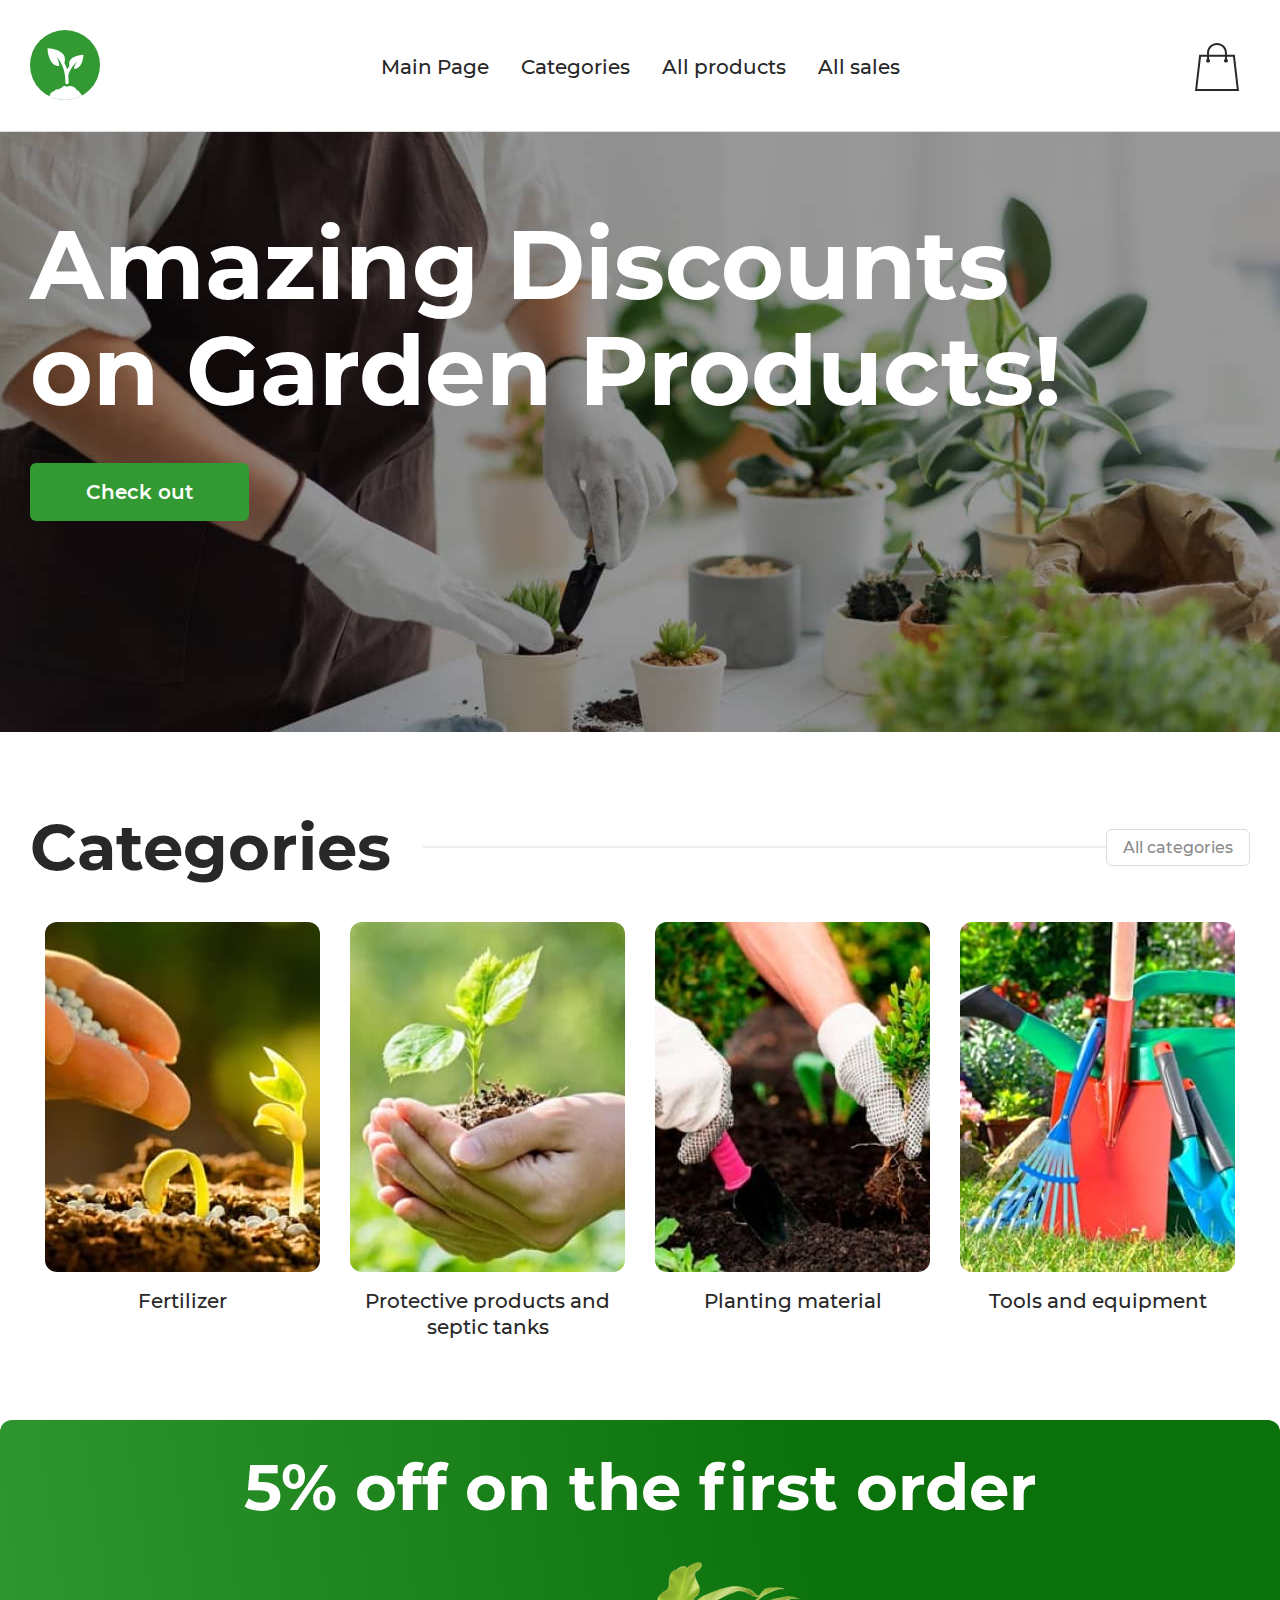
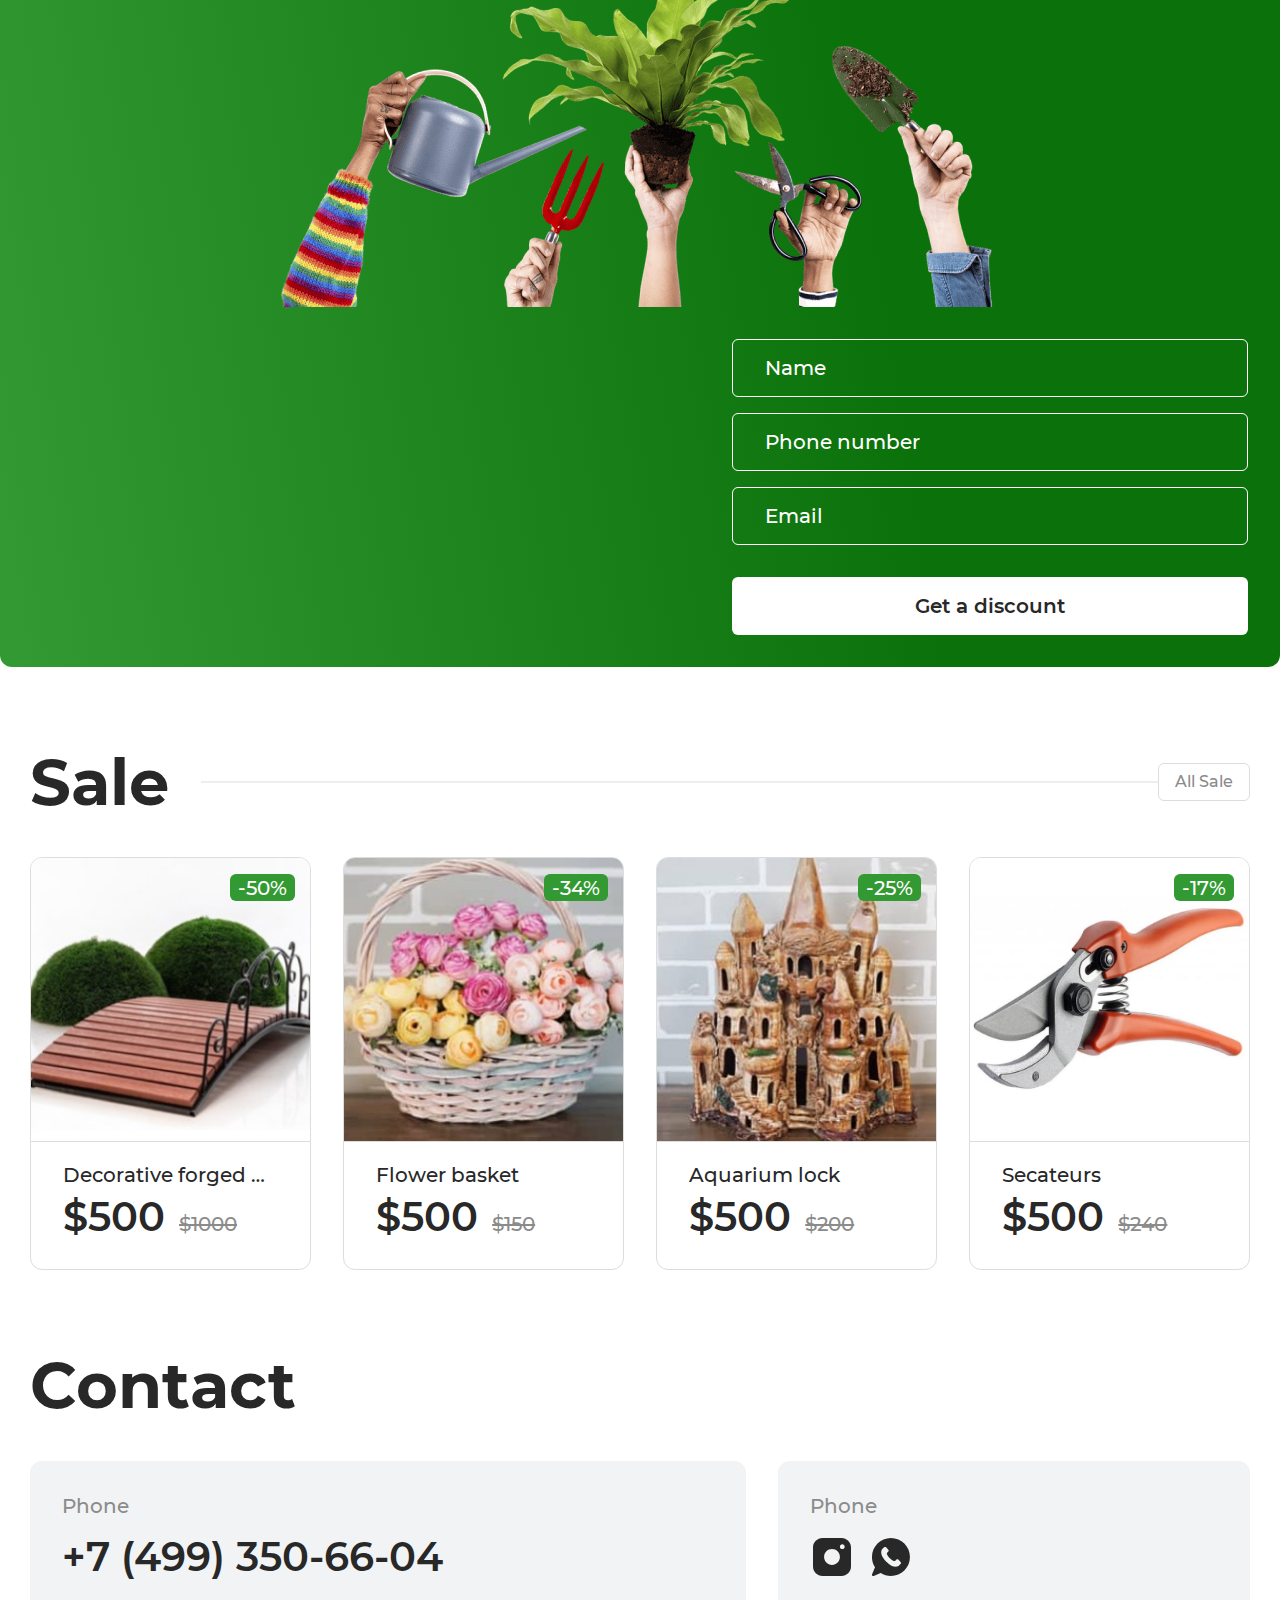
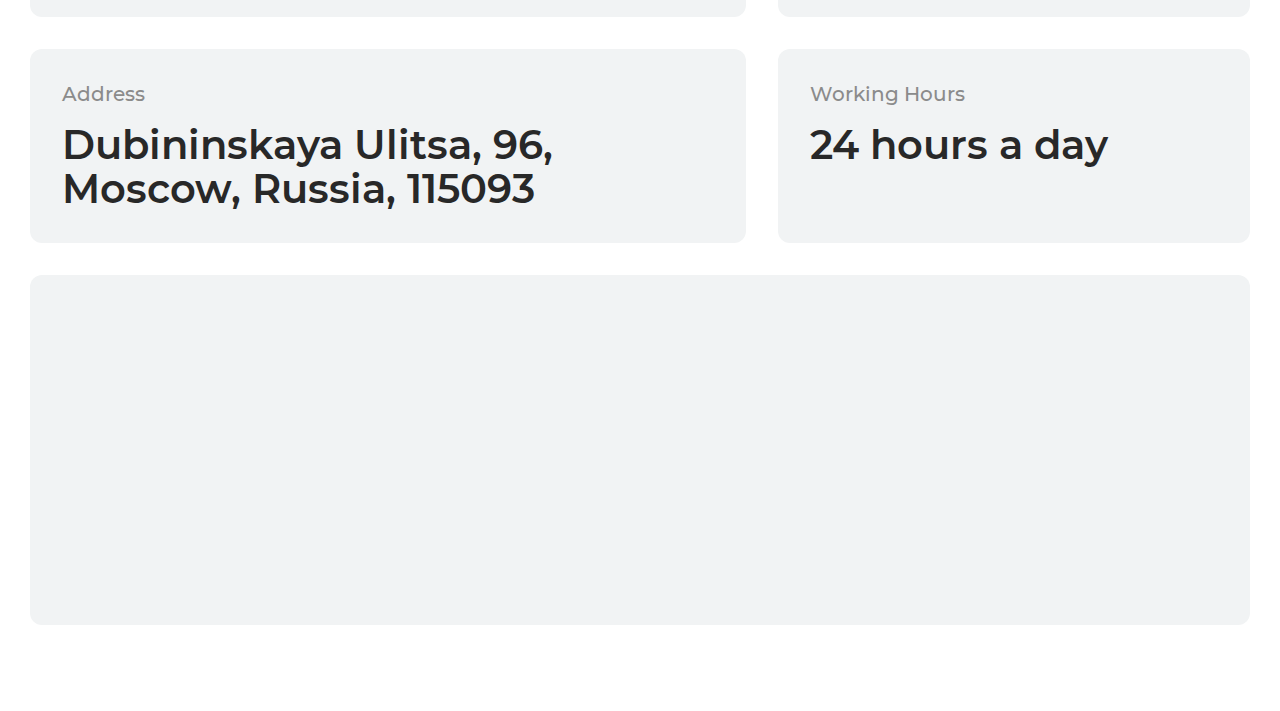
<file: index.html>
<!DOCTYPE html>
<html lang="ru">

<head>
    <meta charset="UTF-8">
    <meta name="viewport" content="1430">
    <title>Amazing Discounts on Garden Products!</title>
    <meta name="theme-color" content="#DA2B36">
    <link rel="shortcut icon" href="favicon.svg" type="image/svg">

    <link rel="stylesheet" href="./css/style.css">

</head>

<body>
    <header class="header">
        <div class="container">
            <a href="./index.html" class="logo"><img src="img/logo.svg" alt="logo"></a>
            <nav class="navbar">
                <a class="navbar__link" href="./index.html">Main Page</a>
                <a class="navbar__link" href="./categories.html">Categories</a>
                <a class="navbar__link" href="./list.html">All products</a>
                <a class="navbar__link" href="#">All sales</a>
            </nav>
            <a href="./cart.html" class="cart" title="Shopping cart">
                <span class="badge" title="Shopping cart items"></span>
            </a>
        </div>
    </header>

    <main class="hero">
        <div class="container">
            <h1>
                Amazing Discounts <br>
                on Garden Products!
            </h1>
            <a href="#" class="btn">Check out</a>
        </div>
        <img src="img/main.jpg" class="hero__bg" alt="hero">
    </main>

    <section>
        <div class="container">
            <div class="wrapper">
                <h2>Categories</h2>
                <a href="./categories.html" class="link">All categories</a>
            </div>
            <div class="fx category-wrap">
                <a href="./list.html" class="category">
                    <img class="category__img" src="img/category-1.jpg" alt="category">
                    <span class="category__text">Fertilizer</span>
                </a>
                <a href="./list.html" class="category">
                    <img class="category__img" src="img/category-2.jpg" alt="category">
                    <span class="category__text">Protective products and septic tanks</span>
                </a>
                <a href="./list.html" class="category">
                    <img class="category__img" src="img/category-3.jpg" alt="category">
                    <span class="category__text">Planting material </span>
                </a>
                <a href="./list.html" class="category">
                    <img class="category__img" src="img/category-4.jpg" alt="category">
                    <span class="category__text">Tools and equipment</span>
                </a>
            </div>
        </div>
    </section>

    <section class="offer container fx-wrp">
        <h2>5% off on the first order</h2>
        <img src="img/plant.png" alt="img" class="offer__img">
        <form>
            <input type="text" placeholder="Name" required>
            <input type="text" placeholder="Phone number" required>
            <input type="text" placeholder="Email" required>
            <button type="submit" class="btn btn_white">Get a discount</button>
        </form>
    </section>

    <section>
        <div class="container">
            <div class="wrapper">
                <h2>Sale</h2>
                <a href="#" class="link">All Sale</a>
            </div>
            <div class="fx-wrp">
                <div class="item">
                    <span class="discount">-50%</span>
                    <img class="item__img" src="img/img.jpg" alt="card">
                    <button href="#" class="btn">Add to cart</button>
                    <span class="item__heading">Decorative forged bridge</span>
                    <span class="item__price"><b>$500</b><s>$1000</s></span>
                    <a href="./card.html" class="item__link"></a>
                </div>
                <div class="item">
                    <span class="discount">-34%</span>
                    <img class="item__img" src="img/img-1.jpg" alt="card">
                    <button href="#" class="btn">Add to cart</button>
                    <span class="item__heading">Flower basket</span>
                    <span class="item__price"><b>$500</b><s>$150</s></span>
                    <a href="./card.html" class="item__link"></a>
                </div>
                <div class="item">
                    <span class="discount">-25%</span>
                    <img class="item__img" src="img/img-2.jpg" alt="card">
                    <button href="#" class="btn">Add to cart</button>
                    <span class="item__heading">Aquarium lock</span>
                    <span class="item__price"><b>$500</b><s>$200</s></span>
                    <a href="./card.html" class="item__link"></a>
                </div>
                <div class="item">
                    <span class="discount">-17%</span>
                    <img class="item__img" src="img/img-3.jpg" alt="card">
                    <button href="#" class="btn">Add to cart</button>
                    <span class="item__heading">Secateurs</span>
                    <span class="item__price"><b>$500</b><s>$240</s></span>
                    <a href="./card.html" class="item__link"></a>
                </div>
            </div>
        </div>
    </section>

    <footer class="contact">
        <div class="container">
            <h2>Contact</h2>

            <div class="fx-wrp contact-items">
                <div class="contact-item">
                    <p class="contact__caption">Phone</p>
                    <a class="text-big" href="tel:+74993506604">+7 (499) 350-66-04</a>
                </div>
                <div class="contact-item">
                    <p class="contact__caption">Phone</p>
                    <div class="fx soc">
                        <a class="soc-link" href="#" target="_blank"><img src="img/ic-instagram.svg"
                                alt="instagram"></a>
                        <a class="soc-link" href="#" target="_blank"><img src="img/ic-whatsapp.svg" alt="whatsapp"></a>
                    </div>
                </div>
                <div class="contact-item">
                    <p class="contact__caption">Address</p>
                    <p class="text-big">Dubininskaya Ulitsa, 96, Moscow, Russia, 115093</p>
                </div>
                <div class="contact-item">
                    <p class="contact__caption">Working Hours</p>
                    <p class="text-big">24 hours a day</p>
                </div>
            </div>
            <iframe
                src="https://yandex.ru/map-widget/v1/?um=constructor%3A477c191611f7db710cf33f694802c4bc0a0378d951a0af4f691a7e6a6d510dff&amp;source=constructor"
                loading="lazy"></iframe>
        </div>
    </footer>


</body>

</html>
</file>
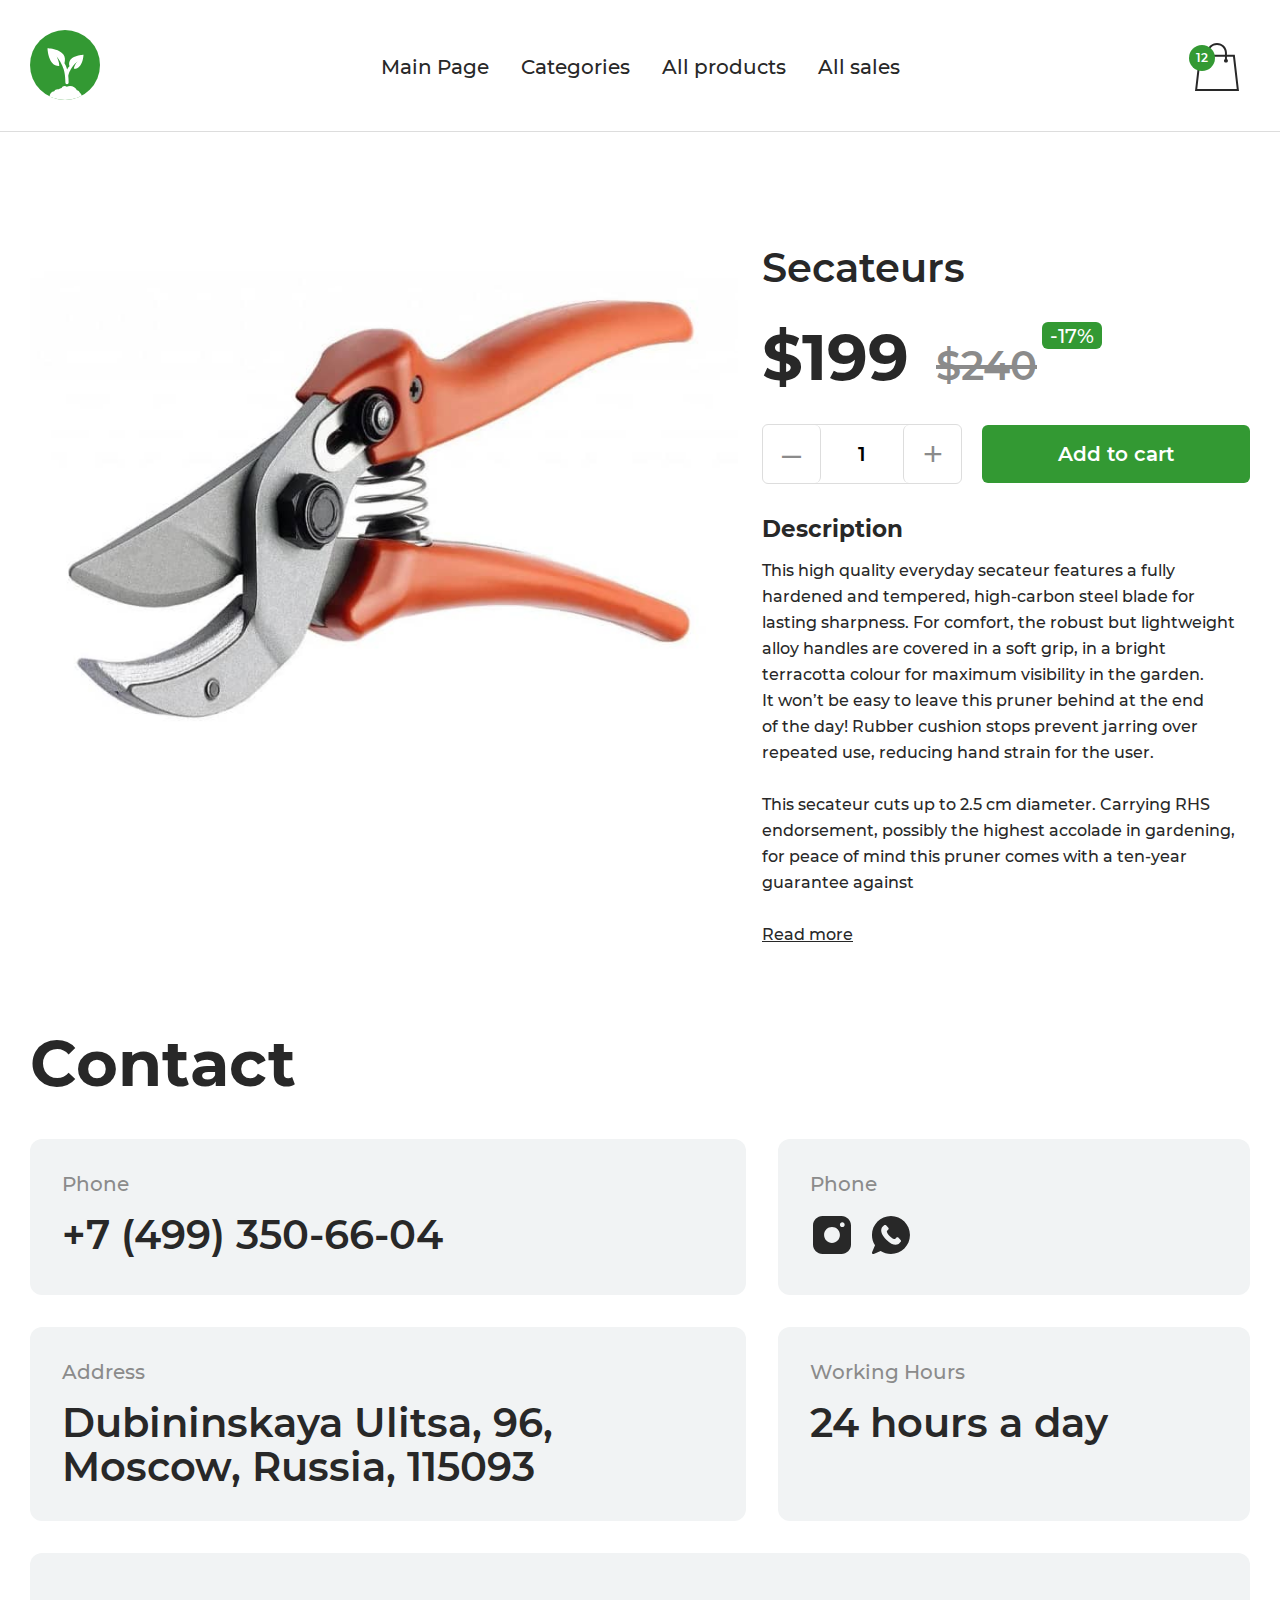
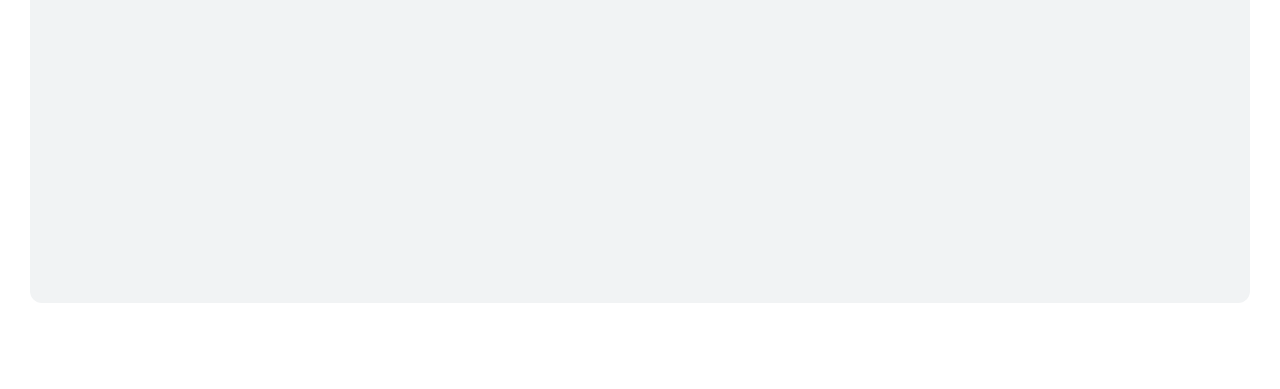
<file: card.html>
<!DOCTYPE html>
<html lang="ru">

<head>
    <meta charset="UTF-8">
    <meta name="viewport" content="1430">
    <title>Amazing Discounts on Garden Products!</title>
    <meta name="theme-color" content="#DA2B36">
    <link rel="shortcut icon" href="favicon.svg" type="image/svg">

    <link rel="stylesheet" href="./css/style.css">

</head>

<body>
    <header class="header">
        <div class="container">
            <a href="./index.html" class="logo"><img src="img/logo.svg" alt="logo"></a>
            <nav class="navbar">
                <a class="navbar__link" href="./index.html">Main Page</a>
                <a class="navbar__link" href="./categories.html">Categories</a>
                <a class="navbar__link" href="#">All products</a>
                <a class="navbar__link" href="#">All sales</a>
            </nav>
            <a href="./cart.html" class="cart" title="Shopping cart">
                <span class="badge" title="Shopping cart items">12</span>
            </a>
        </div>
    </header>

    <main class="card">
        <div class="container fx-wrp">
            <div class="card-img">
                <img src="img/img-3.jpg" alt="img">
            </div>
            <div class="card-content">
                <h1 class="text-big card__heading">Secateurs</h1>
                <p class="card-price">
                    <strong class="h2">$199</strong>
                    <s class="text-big">$240</s>
                    <sup class="discount">-17%</sup>
                </p>
                <div class="fx card-act">
                    <div class="amount fx">
                        <button class="amount__remove">–</button>
                        <input type="tel" value="1">
                        <button class="amount__add">+</button>
                    </div>
                    <button class="btn">Add to cart</button>
                </div>

                <h3 class="card__subheding">Description</h3>
                <p class="card__text">
                    This high quality everyday secateur features a fully hardened and tempered,
                    high-carbon steel blade for lasting sharpness. For comfort, the robust but lightweight alloy handles
                    are covered in a soft grip, in a bright terracotta colour for maximum visibility in the garden.
                    It won’t be easy to leave this pruner behind at the end of the day! Rubber cushion stops prevent
                    jarring over repeated use, reducing hand strain for the user.
                    <br>
                    <br>
                    This secateur cuts
                    up to 2.5 cm diameter. Carrying RHS endorsement, possibly the highest accolade
                    in gardening, for peace of mind this pruner comes with a ten-year guarantee against
                    <span data-togler-content="1">
                        manufacturing defects. Supplied with replacement blade and spare spring. You may also
                        be interested in our pack of two replacement springs.
                    </span>
                    <br>
                    <br>
                    <button class="btn_link" data-togler-btn="1">Read more</button>
                </p>
            </div>
        </div>
    </main>

    <footer class="contact">
        <div class="container">
            <h2>Contact</h2>

            <div class="fx-wrp contact-items">
                <div class="contact-item">
                    <p class="contact__caption">Phone</p>
                    <a class="text-big" href="tel:+74993506604">+7 (499) 350-66-04</a>
                </div>
                <div class="contact-item">
                    <p class="contact__caption">Phone</p>
                    <div class="fx soc">
                        <a class="soc-link" href="#" target="_blank"><img src="img/ic-instagram.svg"
                                alt="instagram"></a>
                        <a class="soc-link" href="#" target="_blank"><img src="img/ic-whatsapp.svg" alt="whatsapp"></a>
                    </div>
                </div>
                <div class="contact-item">
                    <p class="contact__caption">Address</p>
                    <p class="text-big">Dubininskaya Ulitsa, 96, Moscow, Russia, 115093</p>
                </div>
                <div class="contact-item">
                    <p class="contact__caption">Working Hours</p>
                    <p class="text-big">24 hours a day</p>
                </div>
            </div>
            <iframe
                src="https://yandex.ru/map-widget/v1/?um=constructor%3A477c191611f7db710cf33f694802c4bc0a0378d951a0af4f691a7e6a6d510dff&amp;source=constructor"
                loading="lazy"></iframe>
        </div>
    </footer>

    <script src="./js/script.js"></script>
</body>

</html>
</file>
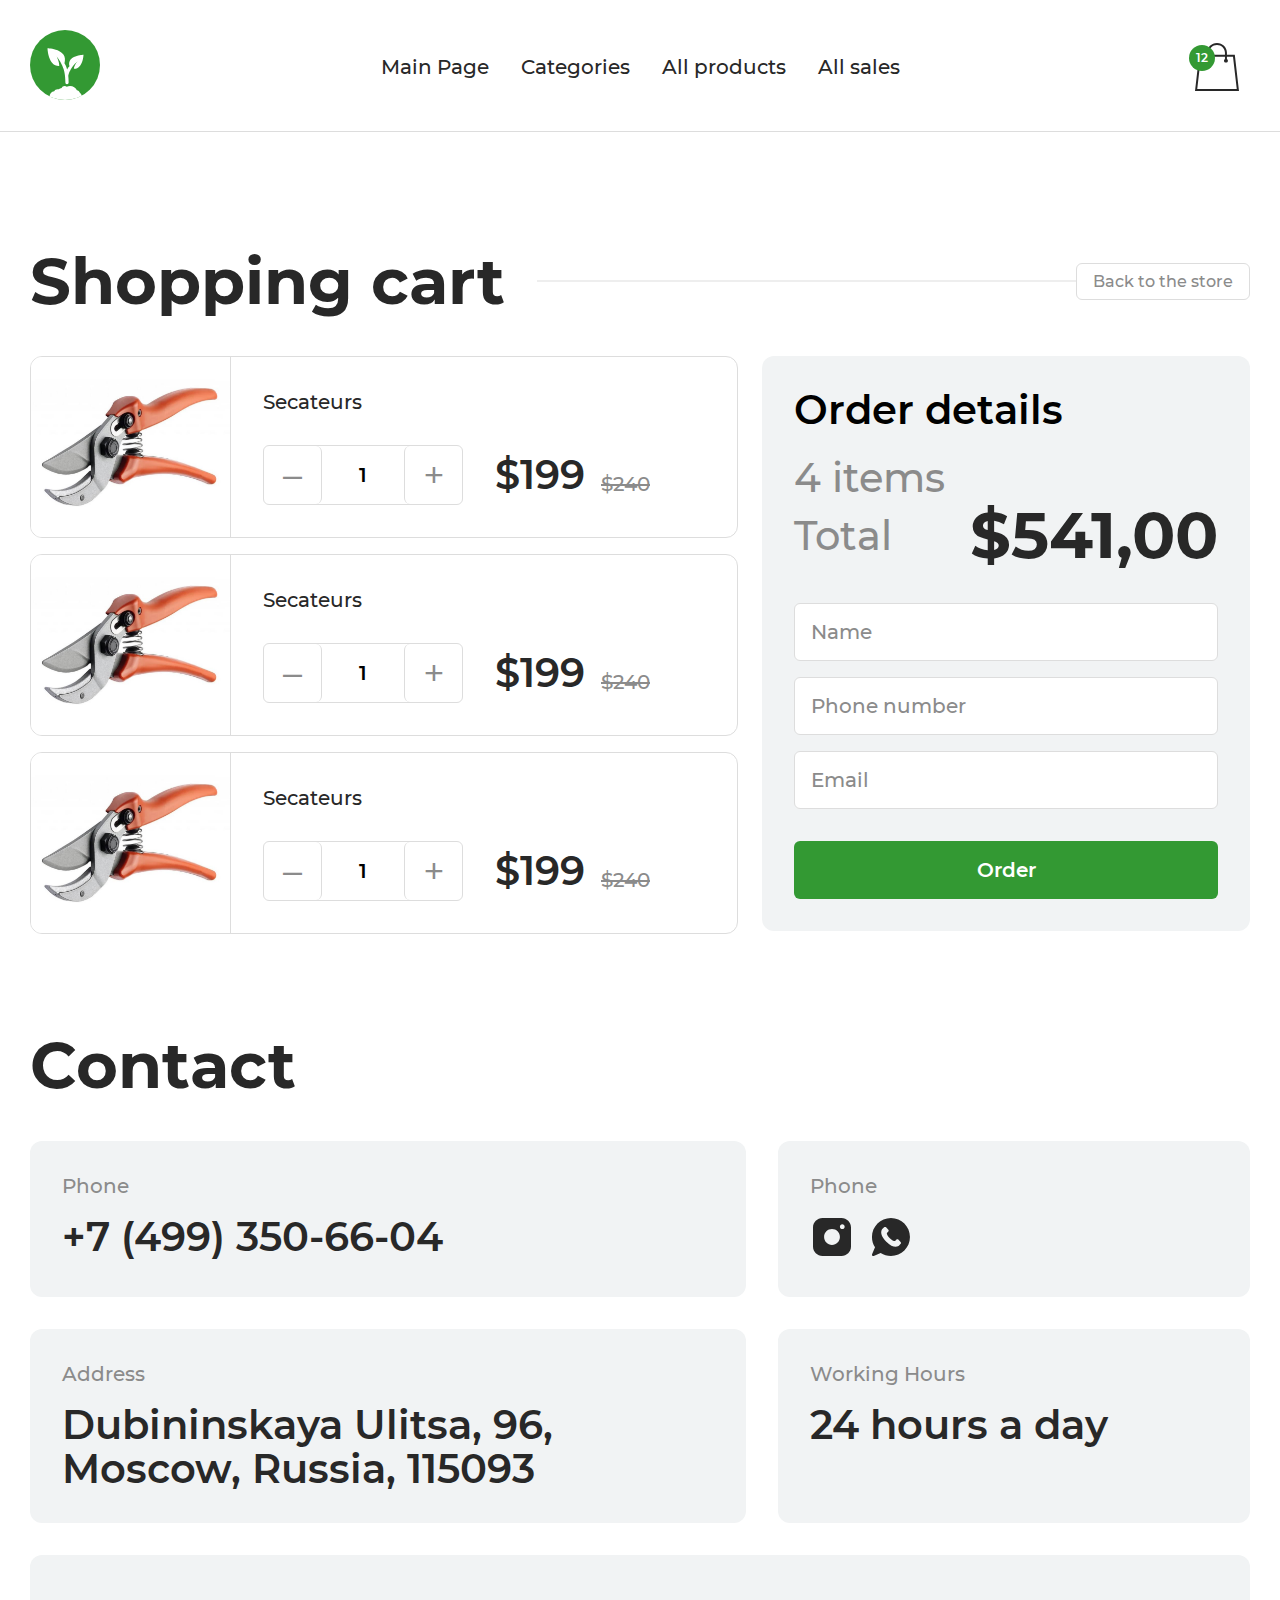
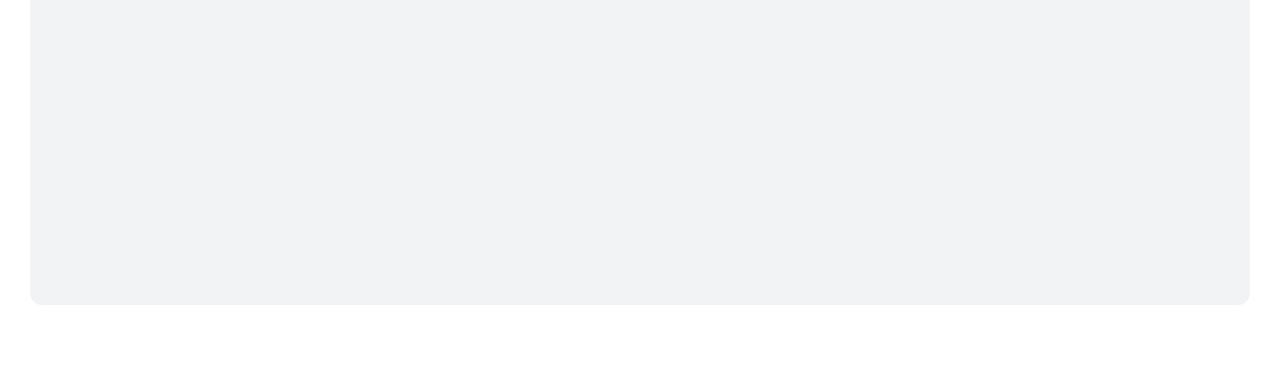
<file: cart.html>
<!DOCTYPE html>
<html lang="ru">

<head>
    <meta charset="UTF-8">
    <meta name="viewport" content="1430">
    <title>Amazing Discounts on Garden Products!</title>
    <meta name="theme-color" content="#DA2B36">
    <link rel="shortcut icon" href="favicon.svg" type="image/svg">

    <link rel="stylesheet" href="./css/style.css">

</head>

<body>
    <header class="header">
        <div class="container">
            <a href="./index.html" class="logo"><img src="img/logo.svg" alt="logo"></a>
            <nav class="navbar">
                <a class="navbar__link" href="./index.html">Main Page</a>
                <a class="navbar__link" href="./categories.html">Categories</a>
                <a class="navbar__link" href="#">All products</a>
                <a class="navbar__link" href="#">All sales</a>
            </nav>
            <a href="./cart.html" class="cart" title="Shopping cart">
                <span class="badge" title="Shopping cart items">12</span>
            </a>
        </div>
    </header>

    <main class="shopping_cart">
        <div class="container">
            <div class="wrapper">
                <h1 class="h2">Shopping cart</h1>
                <a href="./list.html" class="link">Back to the store</a>
            </div>
            <div class="fx-wrp">
                <div class="col">
                    <div class="shopping_cart-item fx">
                        <img src="img/img-3.jpg" alt="img" class="shopping_cart__img">
                        <div class="shopping_cart-title">
                            <p class="shopping_cart__heading">Secateurs</p>
                            <div class="fx">
                                <div class="amount fx">
                                    <button class="amount__remove">–</button>
                                    <input type="tel" value="1">
                                    <button class="amount__add">+</button>
                                </div>
                                <p class="shopping_cart-price fx">
                                    <strong class="text-big">$199</strong>
                                    <s>$240</s>
                                </p>
                            </div>
                        </div>
                        <button class="shopping_cart-dell"></button>
                    </div>
                    <div class="shopping_cart-item fx">
                        <img src="img/img-3.jpg" alt="img" class="shopping_cart__img">
                        <div class="shopping_cart-title">
                            <p class="shopping_cart__heading">Secateurs</p>
                            <div class="fx">
                                <div class="amount fx">
                                    <button class="amount__remove">–</button>
                                    <input type="tel" value="1">
                                    <button class="amount__add">+</button>
                                </div>
                                <p class="shopping_cart-price fx">
                                    <strong class="text-big">$199</strong>
                                    <s>$240</s>
                                </p>
                            </div>
                        </div>
                        <button class="shopping_cart-dell"></button>
                    </div>
                    <div class="shopping_cart-item fx">
                        <img src="img/img-3.jpg" alt="img" class="shopping_cart__img">
                        <div class="shopping_cart-title">
                            <p class="shopping_cart__heading">Secateurs</p>
                            <div class="fx">
                                <div class="amount fx">
                                    <button class="amount__remove">–</button>
                                    <input type="tel" value="1">
                                    <button class="amount__add">+</button>
                                </div>
                                <p class="shopping_cart-price fx">
                                    <strong class="text-big">$199</strong>
                                    <s>$240</s>
                                </p>
                            </div>
                        </div>
                        <button class="shopping_cart-dell"></button>
                    </div>
                </div>
                <div class="col shopping_cart-order">
                    <h3 class="text-big shopping_cart-order__heading">Order details</h3>
                    <p class="text-big">4 items</p>
                    <p class="text-big fx">Total
                        <strong class="h2">$541,00</strong>
                    </p>
                    <form>
                        <input type="text" placeholder="Name" required="">
                        <input type="text" placeholder="Phone number" required="">
                        <input type="text" placeholder="Email" required="">
                        <button type="submit" class="btn">Order</button>
                    </form>
                </div>
            </div>
        </div>
    </main>

    <footer class="contact">
        <div class="container">
            <h2>Contact</h2>

            <div class="fx-wrp contact-items">
                <div class="contact-item">
                    <p class="contact__caption">Phone</p>
                    <a class="text-big" href="tel:+74993506604">+7 (499) 350-66-04</a>
                </div>
                <div class="contact-item">
                    <p class="contact__caption">Phone</p>
                    <div class="fx soc">
                        <a class="soc-link" href="#" target="_blank"><img src="img/ic-instagram.svg"
                                alt="instagram"></a>
                        <a class="soc-link" href="#" target="_blank"><img src="img/ic-whatsapp.svg" alt="whatsapp"></a>
                    </div>
                </div>
                <div class="contact-item">
                    <p class="contact__caption">Address</p>
                    <p class="text-big">Dubininskaya Ulitsa, 96, Moscow, Russia, 115093</p>
                </div>
                <div class="contact-item">
                    <p class="contact__caption">Working Hours</p>
                    <p class="text-big">24 hours a day</p>
                </div>
            </div>
            <iframe
                src="https://yandex.ru/map-widget/v1/?um=constructor%3A477c191611f7db710cf33f694802c4bc0a0378d951a0af4f691a7e6a6d510dff&amp;source=constructor"
                loading="lazy"></iframe>
        </div>
    </footer>

    <script src="./js/script.js"></script>
</body>

</html>
</file>
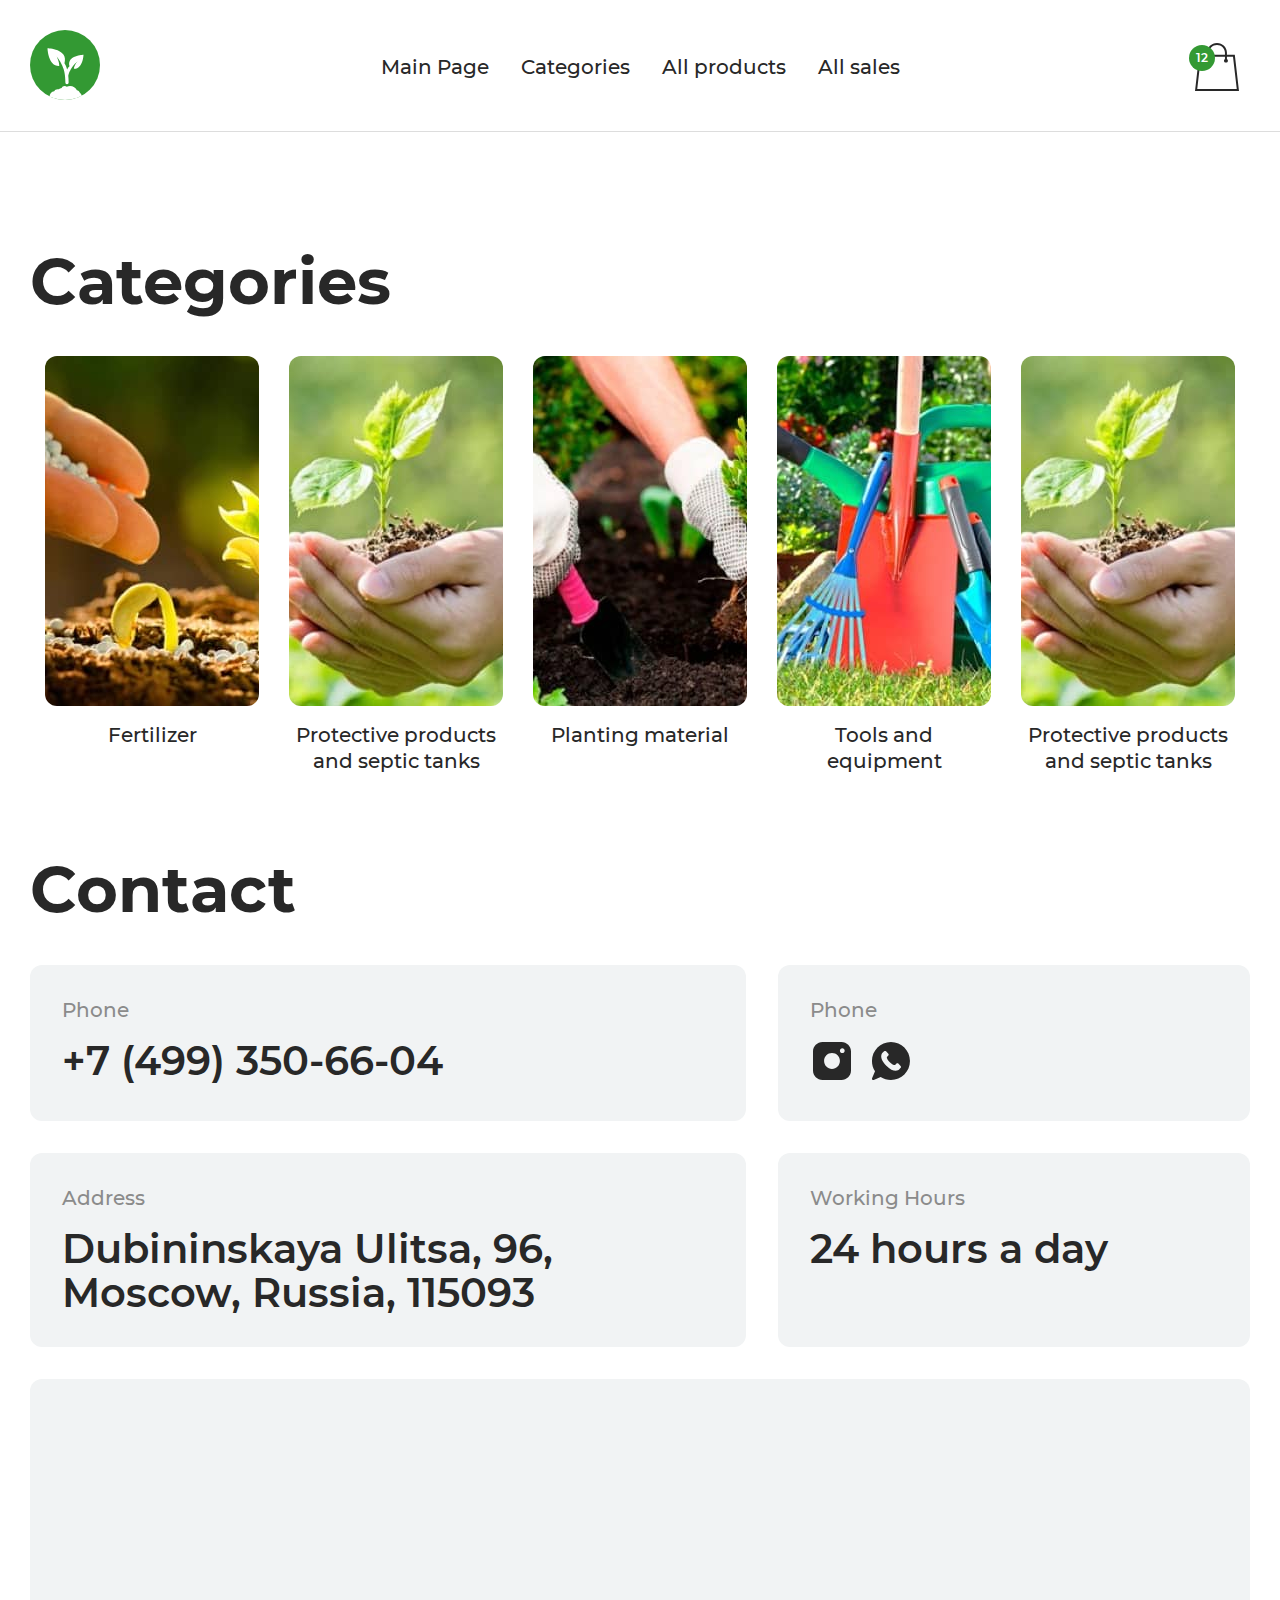
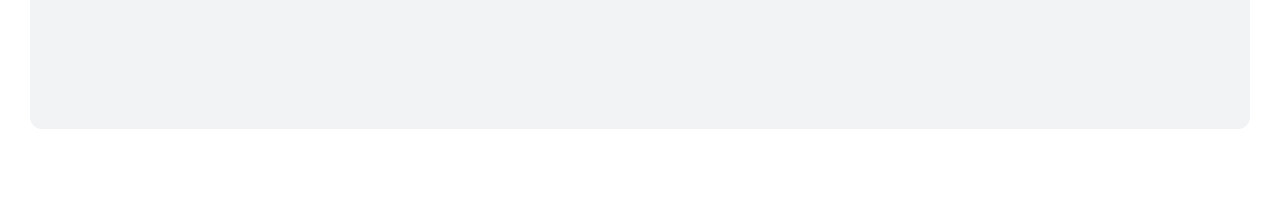
<file: categories.html>
<!DOCTYPE html>
<html lang="ru">

<head>
    <meta charset="UTF-8">
    <meta name="viewport" content="1430">
    <title>Amazing Discounts on Garden Products!</title>
    <meta name="theme-color" content="#DA2B36">
    <link rel="shortcut icon" href="favicon.svg" type="image/svg">

    <link rel="stylesheet" href="./css/style.css">

</head>

<body>
    <header class="header">
        <div class="container">
            <a href="./index.html" class="logo"><img src="img/logo.svg" alt="logo"></a>
            <nav class="navbar">
                <a class="navbar__link" href="./index.html">Main Page</a>
                <a class="navbar__link" href="./categories.html">Categories</a>
                <a class="navbar__link" href="#">All products</a>
                <a class="navbar__link" href="#">All sales</a>
            </nav>
            <a href="./cart.html" class="cart" title="Shopping cart">
                <span class="badge" title="Shopping cart items">12</span>
            </a>
        </div>
    </header>

    <main>
        <div class="container">
            <h1 class="h2">Categories</h1>
            <div class="fx category-wrap">
                <a href="./list.html" class="category">
                    <img class="category__img" src="img/category-1.jpg" alt="category">
                    <span class="category__text">Fertilizer</span>
                </a>
                <a href="./list.html" class="category">
                    <img class="category__img" src="img/category-2.jpg" alt="category">
                    <span class="category__text">Protective products and septic tanks</span>
                </a>
                <a href="./list.html" class="category">
                    <img class="category__img" src="img/category-3.jpg" alt="category">
                    <span class="category__text">Planting material </span>
                </a>
                <a href="./list.html" class="category">
                    <img class="category__img" src="img/category-4.jpg" alt="category">
                    <span class="category__text">Tools and equipment</span>
                </a>
                <a href="./list.html" class="category">
                    <img class="category__img" src="img/category-2.jpg" alt="category">
                    <span class="category__text">Protective products and septic tanks</span>
                </a>
            </div>
        </div>
    </main>

    <footer class="contact">
        <div class="container">
            <h2>Contact</h2>

            <div class="fx-wrp contact-items">
                <div class="contact-item">
                    <p class="contact__caption">Phone</p>
                    <a class="text-big" href="tel:+74993506604">+7 (499) 350-66-04</a>
                </div>
                <div class="contact-item">
                    <p class="contact__caption">Phone</p>
                    <div class="fx soc">
                        <a class="soc-link" href="#" target="_blank"><img src="img/ic-instagram.svg"
                                alt="instagram"></a>
                        <a class="soc-link" href="#" target="_blank"><img src="img/ic-whatsapp.svg" alt="whatsapp"></a>
                    </div>
                </div>
                <div class="contact-item">
                    <p class="contact__caption">Address</p>
                    <p class="text-big">Dubininskaya Ulitsa, 96, Moscow, Russia, 115093</p>
                </div>
                <div class="contact-item">
                    <p class="contact__caption">Working Hours</p>
                    <p class="text-big">24 hours a day</p>
                </div>
            </div>
            <iframe
                src="https://yandex.ru/map-widget/v1/?um=constructor%3A477c191611f7db710cf33f694802c4bc0a0378d951a0af4f691a7e6a6d510dff&amp;source=constructor"
                loading="lazy"></iframe>
        </div>
    </footer>
</body>

</html>
</file>
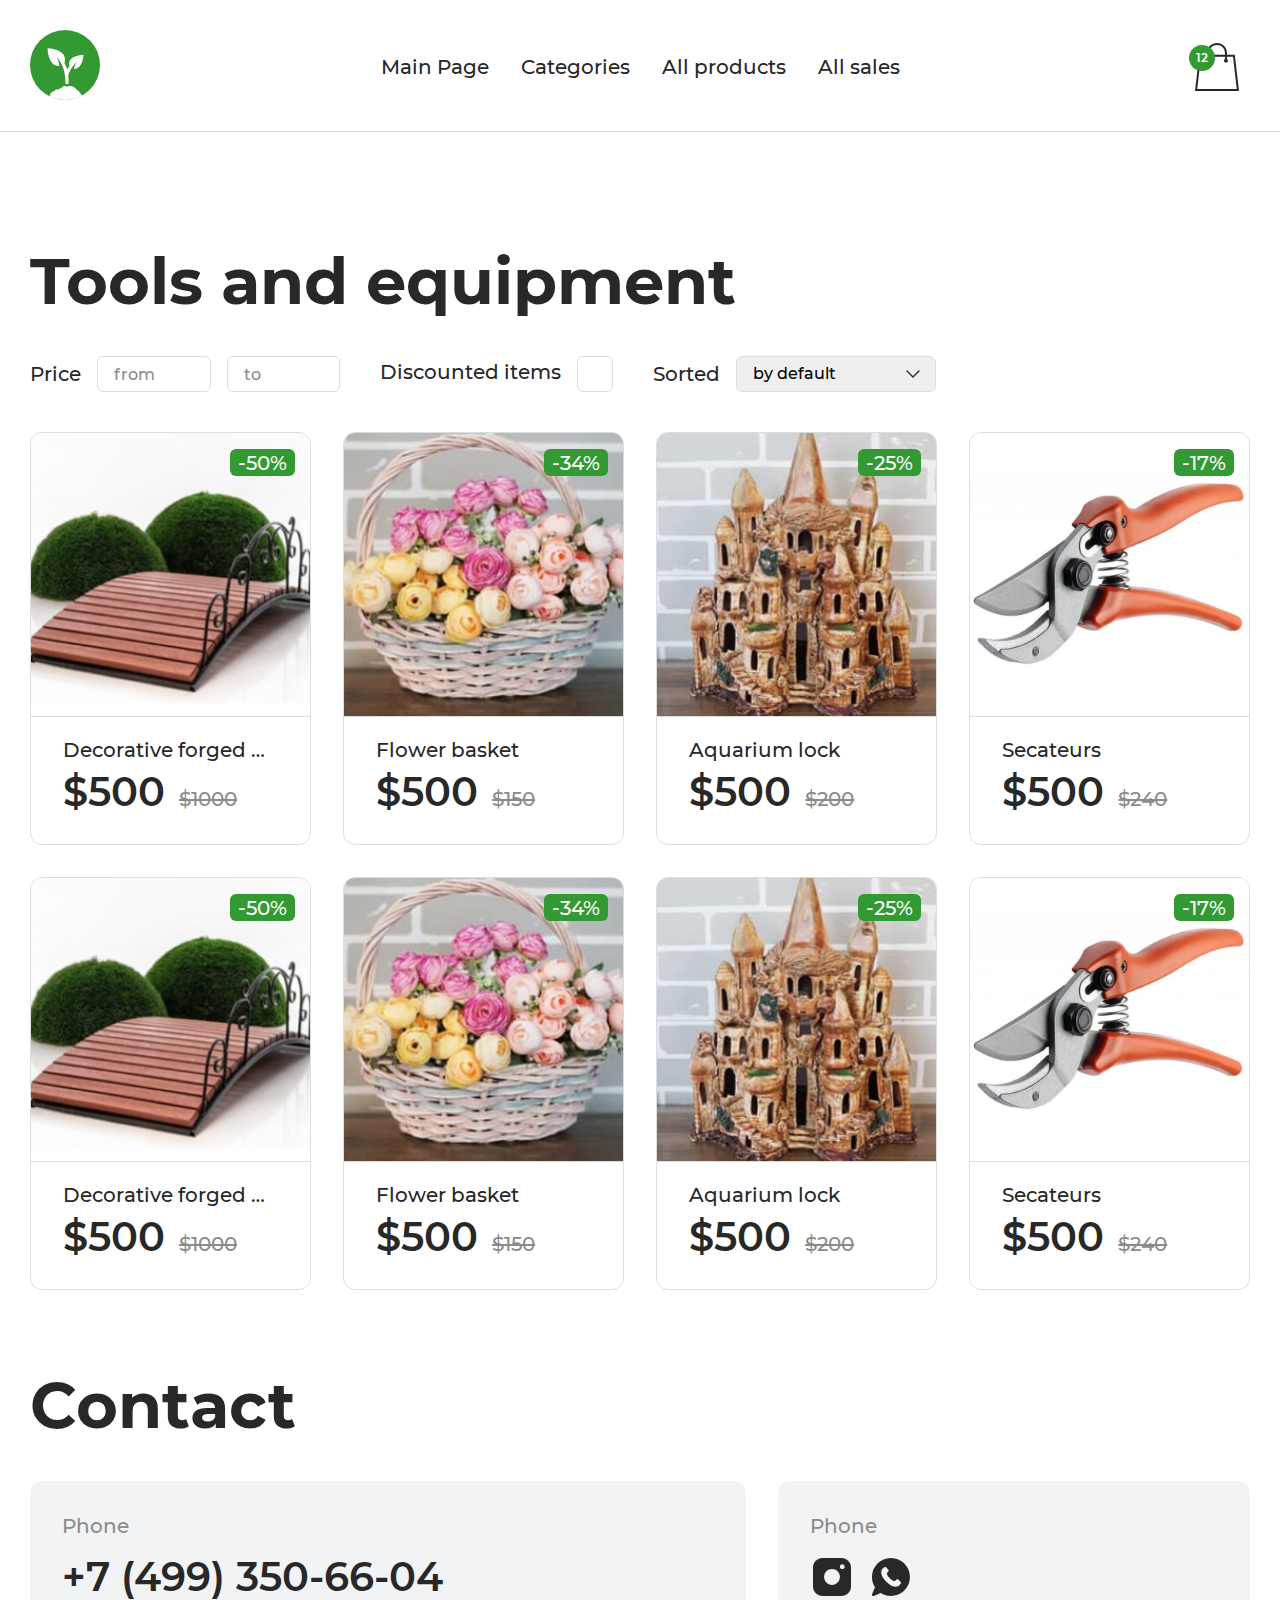
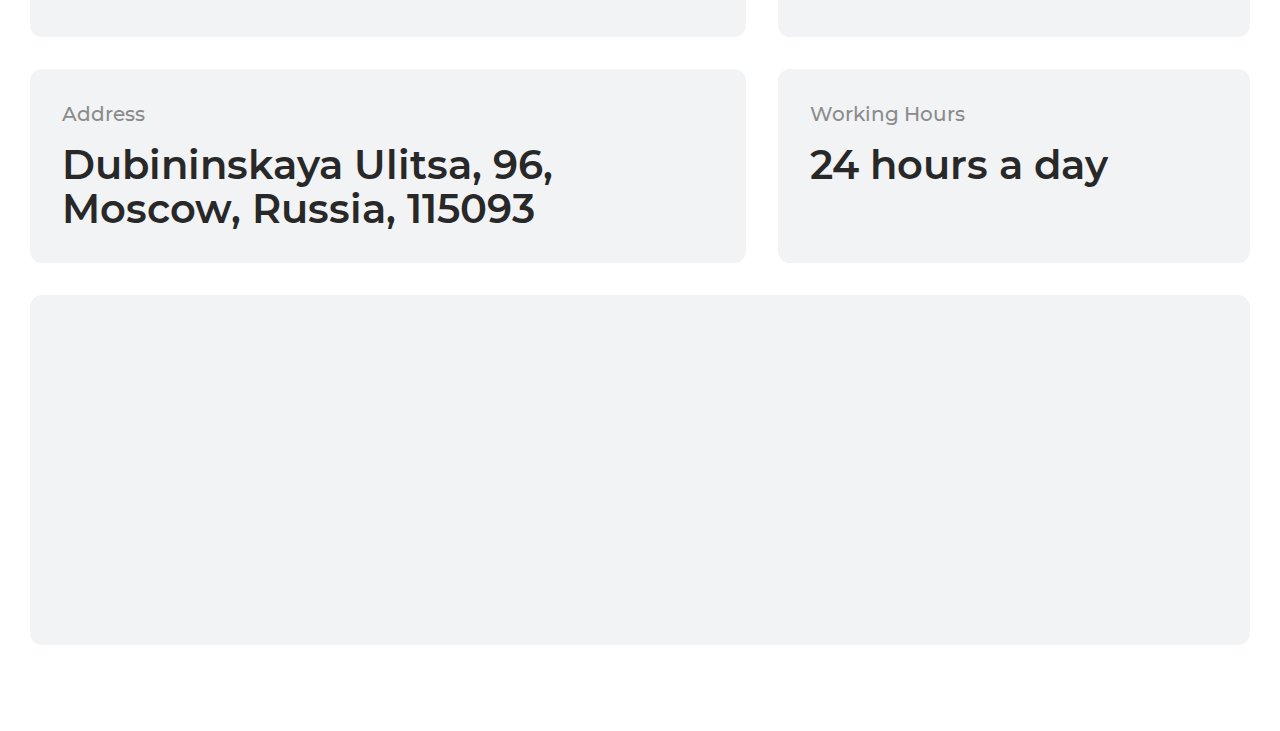
<file: list.html>
<!DOCTYPE html>
<html lang="ru">

<head>
    <meta charset="UTF-8">
    <meta name="viewport" content="1430">
    <title>Amazing Discounts on Garden Products!</title>
    <meta name="theme-color" content="#DA2B36">
    <link rel="shortcut icon" href="favicon.svg" type="image/svg">

    <link rel="stylesheet" href="./css/style.css">

</head>

<body>
    <header class="header">
        <div class="container">
            <a href="./index.html" class="logo"><img src="img/logo.svg" alt="logo"></a>
            <nav class="navbar">
                <a class="navbar__link" href="./index.html">Main Page</a>
                <a class="navbar__link" href="./categories.html">Categories</a>
                <a class="navbar__link" href="./list.html">All products</a>
                <a class="navbar__link" href="#">All sales</a>
            </nav>
            <a href="./cart.html" class="cart" title="Shopping cart">
                <span class="badge" title="Shopping cart items">12</span>
            </a>
        </div>
    </header>

    <main class="listing">
        <div class="container">
            <h1 class="h2">Tools and equipment</h1>
            <div class="fx listing-filters">
                <div class="filter fx">
                    <span class="label">Price</span>
                    <div class="fx">
                        <input type="number" placeholder="from">
                        <input type="number" placeholder="to">
                    </div>
                </div>
                <div class="filter fx checkbox">
                    <input type="checkbox" id="check">
                    <label for="check" class="label">Discounted items</label>
                </div>
                <div class="filter fx">
                    <label for="check" class="label">Sorted</label>
                    <select name="sorted" id="sorted">
                        <option value="by default">by default</option>
                        <option value="newest">newest</option>
                        <option value="price: high-low">price: high-low</option>
                        <option value="price: low-high">price: low-high</option>
                    </select>
                </div>
            </div>
            <div class="fx-wrp item-wrap">
                <div class="item">
                    <span class="discount">-50%</span>
                    <img class="item__img" src="img/img.jpg" alt="card">
                    <button href="#" class="btn">Add to cart</button>
                    <span class="item__heading">Decorative forged bridge</span>
                    <span class="item__price"><b>$500</b><s>$1000</s></span>
                    <a href="./card.html" class="item__link"></a>
                </div>
                <div class="item">
                    <span class="discount">-34%</span>
                    <img class="item__img" src="img/img-1.jpg" alt="card">
                    <button href="#" class="btn">Add to cart</button>
                    <span class="item__heading">Flower basket</span>
                    <span class="item__price"><b>$500</b><s>$150</s></span>
                    <a href="./card.html" class="item__link"></a>
                </div>
                <div class="item">
                    <span class="discount">-25%</span>
                    <img class="item__img" src="img/img-2.jpg" alt="card">
                    <button href="#" class="btn">Add to cart</button>
                    <span class="item__heading">Aquarium lock</span>
                    <span class="item__price"><b>$500</b><s>$200</s></span>
                    <a href="./card.html" class="item__link"></a>
                </div>
                <div class="item">
                    <span class="discount">-17%</span>
                    <img class="item__img" src="img/img-3.jpg" alt="card">
                    <button href="#" class="btn">Add to cart</button>
                    <span class="item__heading">Secateurs</span>
                    <span class="item__price"><b>$500</b><s>$240</s></span>
                    <a href="./card.html" class="item__link"></a>
                </div>
                <div class="item">
                    <span class="discount">-50%</span>
                    <img class="item__img" src="img/img.jpg" alt="card">
                    <button href="#" class="btn">Add to cart</button>
                    <span class="item__heading">Decorative forged bridge</span>
                    <span class="item__price"><b>$500</b><s>$1000</s></span>
                    <a href="./card.html" class="item__link"></a>
                </div>
                <div class="item">
                    <span class="discount">-34%</span>
                    <img class="item__img" src="img/img-1.jpg" alt="card">
                    <button href="#" class="btn">Add to cart</button>
                    <span class="item__heading">Flower basket</span>
                    <span class="item__price"><b>$500</b><s>$150</s></span>
                    <a href="./card.html" class="item__link"></a>
                </div>
                <div class="item">
                    <span class="discount">-25%</span>
                    <img class="item__img" src="img/img-2.jpg" alt="card">
                    <button href="#" class="btn">Add to cart</button>
                    <span class="item__heading">Aquarium lock</span>
                    <span class="item__price"><b>$500</b><s>$200</s></span>
                    <a href="./card.html" class="item__link"></a>
                </div>
                <div class="item">
                    <span class="discount">-17%</span>
                    <img class="item__img" src="img/img-3.jpg" alt="card">
                    <button href="#" class="btn">Add to cart</button>
                    <span class="item__heading">Secateurs</span>
                    <span class="item__price"><b>$500</b><s>$240</s></span>
                    <a href="./card.html" class="item__link"></a>
                </div>
            </div>
        </div>
    </main>

    <footer class="contact">
        <div class="container">
            <h2>Contact</h2>

            <div class="fx-wrp contact-items">
                <div class="contact-item">
                    <p class="contact__caption">Phone</p>
                    <a class="text-big" href="tel:+74993506604">+7 (499) 350-66-04</a>
                </div>
                <div class="contact-item">
                    <p class="contact__caption">Phone</p>
                    <div class="fx soc">
                        <a class="soc-link" href="#" target="_blank"><img src="img/ic-instagram.svg"
                                alt="instagram"></a>
                        <a class="soc-link" href="#" target="_blank"><img src="img/ic-whatsapp.svg" alt="whatsapp"></a>
                    </div>
                </div>
                <div class="contact-item">
                    <p class="contact__caption">Address</p>
                    <p class="text-big">Dubininskaya Ulitsa, 96, Moscow, Russia, 115093</p>
                </div>
                <div class="contact-item">
                    <p class="contact__caption">Working Hours</p>
                    <p class="text-big">24 hours a day</p>
                </div>
            </div>
            <iframe
                src="https://yandex.ru/map-widget/v1/?um=constructor%3A477c191611f7db710cf33f694802c4bc0a0378d951a0af4f691a7e6a6d510dff&amp;source=constructor"
                loading="lazy"></iframe>
        </div>
    </footer>

    <script src="./js/script.js"></script>
</body>

</html>
</file>
<file: css/style.css>
html{font-family:sans-serif;-ms-text-size-adjust:100%;-webkit-text-size-adjust:100%}body{margin:0}article,aside,details,figcaption,figure,footer,header,hgroup,main,nav,section,summary{display:block}audio,canvas,progress,video{display:inline-block;vertical-align:baseline}audio:not([controls]){display:none;height:0}[hidden],template{display:none}a{background:rgba(0,0,0,0)}a:active,a:hover{outline:0}abbr[title]{border-bottom:1px dotted}b,strong{font-weight:bold}dfn{font-style:italic}h1{font-size:2em;margin:.67em 0}mark{background:#ff0;color:#000}small{font-size:80%}sub,sup{font-size:75%;line-height:0;position:relative;vertical-align:baseline}sup{top:-0.5em}sub{bottom:-0.25em}img{border:0}svg:not(:root){overflow:hidden}figure{margin:1em 40px}hr{-moz-box-sizing:content-box;-webkit-box-sizing:content-box;box-sizing:content-box;height:0}pre{overflow:auto}code,kbd,pre,samp{font-family:monospace,monospace;font-size:1em}button,input,optgroup,select,textarea{color:inherit;font:inherit;margin:0}button{overflow:visible}button,select{text-transform:none}button,html input[type=button],input[type=reset],input[type=submit]{-webkit-appearance:button;cursor:pointer}button[disabled],html input[disabled]{cursor:default}button::-moz-focus-inner,input::-moz-focus-inner{border:0;padding:0}input{line-height:normal}input[type=checkbox],input[type=radio]{-webkit-box-sizing:border-box;-moz-box-sizing:border-box;box-sizing:border-box;padding:0}input[type=number]::-webkit-inner-spin-button,input[type=number]::-webkit-outer-spin-button{height:auto}input[type=search]{-webkit-appearance:textfield;-moz-box-sizing:content-box;-webkit-box-sizing:content-box;box-sizing:content-box}input[type=search]::-webkit-search-cancel-button,input[type=search]::-webkit-search-decoration{-webkit-appearance:none}legend{border:0;padding:0}textarea{overflow:auto}optgroup{font-weight:bold}table{border-collapse:collapse;border-spacing:0}td,th{padding:0}@font-face{font-family:"Montserrat";src:url("../fonts/Montserrat-Light.woff") format("woff");font-weight:300;font-style:normal;font-display:swap}@font-face{font-family:"Montserrat";src:url("../fonts/Montserrat-Medium.woff") format("woff");font-weight:500;font-style:normal;font-display:swap}@font-face{font-family:"Montserrat";src:url("../fonts/Montserrat-Thin.woff") format("woff");font-weight:100;font-style:normal;font-display:swap}@font-face{font-family:"Montserrat";src:url("../fonts/Montserrat-ExtraLight.woff") format("woff");font-weight:200;font-style:normal;font-display:swap}@font-face{font-family:"Montserrat";src:url("../fonts/Montserrat-Bold.woff") format("woff");font-weight:bold;font-style:normal;font-display:swap}@font-face{font-family:"Montserrat";src:url("../fonts/Montserrat-SemiBold.woff") format("woff");font-weight:600;font-style:normal;font-display:swap}@font-face{font-family:"Montserrat";src:url("../fonts/Montserrat-Regular.woff") format("woff");font-weight:normal;font-style:normal;font-display:swap}@font-face{font-family:"Montserrat";src:url("../fonts/Montserrat-ExtraBold.woff") format("woff");font-weight:800;font-style:normal;font-display:swap}@font-face{font-family:"Montserrat";src:url("../fonts/Montserrat-Black.woff") format("woff");font-weight:900;font-style:normal;ont-display:swap}*{padding:0;margin:0;-webkit-box-sizing:border-box;-moz-box-sizing:border-box;box-sizing:border-box;border:none;outline:none}html,body{background-color:#000;background:#fff;font-family:"Montserrat",sans-serif;color:#000;scroll-behavior:smooth}body{min-height:100vh;font-size:20px;font-weight:500;line-height:26px;color:#282828;position:relative;display:-webkit-box;display:-webkit-flex;display:-moz-box;display:-ms-flexbox;display:flex;-webkit-box-orient:vertical;-webkit-box-direction:normal;-webkit-flex-direction:column;-moz-box-orient:vertical;-moz-box-direction:normal;-ms-flex-direction:column;flex-direction:column;z-index:1}body.active{overflow:hidden}.container{max-width:1390px;height:100%;padding:0 30px;margin:0 auto;position:relative;z-index:1}.text-big{font-weight:600;font-size:40px;line-height:44px}section{padding:40px 0;position:relative;z-index:1}img{max-width:100%}a,button{color:#282828;text-decoration:none;-webkit-transition:all ease .3s;-o-transition:all ease .3s;-moz-transition:all ease .3s;transition:all ease .3s;background-color:rgba(0,0,0,0)}a:active,button:active{-webkit-transform:scale(0.98);-moz-transform:scale(0.98);-ms-transform:scale(0.98);-o-transform:scale(0.98);transform:scale(0.98)}a:hover,button:hover{opacity:.8}mark{background:rgba(0,0,0,0);color:#393}main{padding:114px 0 40px}[data-togler-content]{display:none}.btn{font-size:20px;font-weight:600;line-height:130%;display:inline-block;padding:16px 56px;-webkit-border-radius:6px;-moz-border-radius:6px;border-radius:6px;min-width:150px;text-align:center;background-color:#393;color:#fff;position:relative;z-index:1}.btn_white{background-color:#fff;color:#282828}.btn:hover{opacity:1;background-color:#282828;color:#fff}.btn_link{color:#282828;text-decoration:underline;font-size:16px}.wrapper,.fx,.fx-wrp{display:-webkit-box;display:-webkit-flex;display:-moz-box;display:-ms-flexbox;display:flex;-webkit-box-pack:justify;-webkit-justify-content:space-between;-moz-box-pack:justify;-ms-flex-pack:justify;justify-content:space-between;-webkit-box-align:center;-webkit-align-items:center;-moz-box-align:center;-ms-flex-align:center;align-items:center}.fx-wrp{-webkit-box-align:start;-webkit-align-items:flex-start;-moz-box-align:start;-ms-flex-align:start;align-items:flex-start;-webkit-flex-wrap:wrap;-ms-flex-wrap:wrap;flex-wrap:wrap}ul{list-style:none}h1,.h1{font-size:96px;font-weight:700;line-height:110%;margin:0 0 40px}h2,.h2{font-size:64px;font-weight:700;line-height:110%;margin:0 0 40px}.cart{width:70px;height:70px;background-repeat:no-repeat;background-position:center center;background-image:url("../img/basket.svg");-webkit-background-size:auto 48px;-moz-background-size:auto 48px;-o-background-size:auto 48px;background-size:auto 48px;position:relative;z-index:1}.cart .badge{position:absolute;top:13px;left:9px}.badge{display:inline-block;text-align:center;font-size:12px;color:#fff;-webkit-border-radius:50%;-moz-border-radius:50%;border-radius:50%;width:26px;line-height:26px;font-weight:600;height:26px;background-color:#393}.badge:empty{display:none}.link{display:inline-block;color:#8b8b8b;padding:8px 16px 7px;font-weight:500;font-size:16px;line-height:20.16px;text-align:center;background-color:#fff;position:relative;z-index:111;border:1px solid #ddd;-webkit-border-radius:6px;-moz-border-radius:6px;border-radius:6px}.link:hover{opacity:1;color:#8b8b8b;background-color:#f1f3f4}.link:active{color:#282828;background-color:#fff}.wrapper{position:relative;z-index:1;margin:0 0 40px}.wrapper::after{content:"";display:block;width:100%;height:1px;position:absolute;top:50%;-webkit-transform:translateY(-50%);-moz-transform:translateY(-50%);-ms-transform:translateY(-50%);-o-transform:translateY(-50%);transform:translateY(-50%);left:0;background-color:#ddd}.wrapper h2,.wrapper .h2{background-color:#fff;position:relative;z-index:11;margin:0;padding-right:32px}input,select{font-weight:500;font-size:20px;line-height:26px;display:block;width:100%;-webkit-border-radius:6px;-moz-border-radius:6px;border-radius:6px;padding:0 16px;-webkit-appearance:none;-moz-appearance:none;appearance:none;height:58px;margin:0 0 16px;color:#000;border:1px solid #ddd}input::-webkit-input-placeholder, select::-webkit-input-placeholder{color:#8b8b8b}input:-moz-placeholder, select:-moz-placeholder{color:#8b8b8b}input::-moz-placeholder, select::-moz-placeholder{color:#8b8b8b}input:-ms-input-placeholder, select:-ms-input-placeholder{color:#8b8b8b}input::-ms-input-placeholder, select::-ms-input-placeholder{color:#8b8b8b}input::placeholder,select::placeholder{color:#8b8b8b}input::-webkit-outer-spin-button,input::-webkit-inner-spin-button,select::-webkit-outer-spin-button,select::-webkit-inner-spin-button{-webkit-appearance:none;margin:0}input[type=number],select[type=number]{-moz-appearance:textfield}select{background-image:url("../img/arrow.svg");background-repeat:no-repeat;background-position:center right 12px;height:36px;font-size:16px;margin:0;width:200px}.discount{display:inline-block;background-color:#393;color:#fff;line-height:100%;padding:4px 8px 3px;-webkit-border-radius:6px;-moz-border-radius:6px;border-radius:6px;vertical-align:top;top:0;font-size:20px}.amount{border:1px solid #ddd;-webkit-border-radius:6px;-moz-border-radius:6px;border-radius:6px}.amount button{-webkit-border-radius:6px;-moz-border-radius:6px;border-radius:6px;font-size:38px;font-weight:normal;color:#8b8b8b;width:58px;height:58px;display:inline-block}.amount button:last-of-type{border-left:1px solid #ddd}.amount button:first-of-type{border-right:1px solid #ddd}.amount input{font-weight:600;border:none;text-align:center;width:82px;margin:0;color:#000;padding:5px}.filter{gap:16px;max-width:310px}.filter .label{color:#282828}.filter input{margin:0;-webkit-border-radius:6px;-moz-border-radius:6px;border-radius:6px;height:36px;font-size:16px}.filter .fx{gap:16px}.filter .fx input{width:50%}.checkbox label::after{content:"";display:inline-block;width:34px;height:34px;border:1px solid #ddd;-webkit-border-radius:6px;-moz-border-radius:6px;border-radius:6px;vertical-align:middle;margin-left:16px;background-repeat:no-repeat;background-position:center center}.checkbox input{display:none}.checkbox input:checked~label::after{border-color:#393;background-color:#393;background-image:url("../img/check.svg")}.header{position:relative;z-index:9999;width:100%;padding:30px 0 28px;border-bottom:1px solid #ddd}.header .logo{display:block;max-width:80px}.header .logo img{display:block}.header .container,.header .navbar{display:-webkit-box;display:-webkit-flex;display:-moz-box;display:-ms-flexbox;display:flex;-webkit-box-align:center;-webkit-align-items:center;-moz-box-align:center;-ms-flex-align:center;align-items:center}.header .container{-webkit-box-pack:justify;-webkit-justify-content:space-between;-moz-box-pack:justify;-ms-flex-pack:justify;justify-content:space-between}.header .navbar a{color:#282828;display:block;padding:15px 16px;font-weight:500;font-size:20px;line-height:26px}.header .navbar a:hover{text-decoration:underline}.hero{position:relative;z-index:1;min-height:600px;color:#fff;padding:80px 0;margin-bottom:40px}.hero__bg{width:100%;height:100%;position:absolute;top:0;left:0;-o-object-fit:cover;object-fit:cover;z-index:-1}.category{text-align:center;width:25%;padding:0 15px}.category-wrap{-webkit-box-align:stretch;-webkit-align-items:stretch;-moz-box-align:stretch;-ms-flex-align:stretch;align-items:stretch}.category__img{display:block;width:100%;height:350px;-o-object-fit:cover;object-fit:cover;-webkit-border-radius:12px;-moz-border-radius:12px;border-radius:12px;margin:0 auto 16px}.category:hover .category__text{text-decoration:underline}.offer{background:-webkit-linear-gradient(188.53deg, #0B710B 32.63%, #339933 98.96%);background:-moz-linear-gradient(188.53deg, #0B710B 32.63%, #339933 98.96%);background:-o-linear-gradient(188.53deg, #0B710B 32.63%, #339933 98.96%);background:linear-gradient(261.47deg, #0B710B 32.63%, #339933 98.96%);color:#fff;padding:32px 0 0;-webkit-box-pack:center;-webkit-justify-content:center;-moz-box-pack:center;-ms-flex-pack:center;justify-content:center;-webkit-border-radius:12px;-moz-border-radius:12px;border-radius:12px;margin:40px auto}.offer h2{width:100%;text-align:center;margin:0 0 24px}.offer input{border:1px solid #fff;background-color:rgba(0,0,0,0);color:#fff;padding:0 32px}.offer input::-webkit-input-placeholder{color:#fff}.offer input:-moz-placeholder{color:#fff}.offer input::-moz-placeholder{color:#fff}.offer input:-ms-input-placeholder{color:#fff}.offer input::-ms-input-placeholder{color:#fff}.offer input::placeholder{color:#fff}.offer form{width:580px;padding:32px;margin:0 0 0 auto}.offer form .btn{width:100%;margin-top:16px}.item{display:block;width:23%;padding-bottom:32px;border:1px solid #ddd;-webkit-border-radius:12px;-moz-border-radius:12px;border-radius:12px;overflow:hidden;color:#282828;position:relative;z-index:1}.item-wrap{-webkit-box-pack:start;-webkit-justify-content:flex-start;-moz-box-pack:start;-ms-flex-pack:start;justify-content:flex-start;gap:32px 2.667%}.item .btn{width:-webkit-calc(100% - 32px);width:-moz-calc(100% - 32px);width:calc(100% - 32px);position:absolute;top:210px;left:16px;visibility:hidden;opacity:0;-webkit-transform:translateY(10px);-moz-transform:translateY(10px);-ms-transform:translateY(10px);-o-transform:translateY(10px);transform:translateY(10px);z-index:9999}.item__link{position:absolute;top:0;left:0;width:100%;height:100%;display:block;z-index:1}.item .discount{position:absolute;top:16px;right:15px}.item__img{width:100%;height:284px;-o-object-fit:cover;object-fit:cover;display:block;margin-bottom:24px;border-bottom:1px solid #ddd;margin:0 0 20px}.item__heading{white-space:nowrap;overflow:hidden;-o-text-overflow:ellipsis;text-overflow:ellipsis}.item__heading,.item__price{display:block;padding:0 32px}.item__price{padding:16px 32px 0}.item__price b{font-weight:600;font-size:40px;margin-right:14px}.item__price s{color:#8b8b8b}.item:hover .btn{visibility:visible;opacity:1;-webkit-transform:translateY(0px);-moz-transform:translateY(0px);-ms-transform:translateY(0px);-o-transform:translateY(0px);transform:translateY(0px)}.contact{padding:40px 0 80px}.contact-items{gap:32px;-webkit-box-align:stretch;-webkit-align-items:stretch;-moz-box-align:stretch;-ms-flex-align:stretch;align-items:stretch;margin-bottom:32px}.contact-item{width:-webkit-calc(60% - 16px);width:-moz-calc(60% - 16px);width:calc(60% - 16px);-webkit-border-radius:12px;-moz-border-radius:12px;border-radius:12px;padding:32px;background-color:#f1f3f4}.contact-item:nth-child(even){width:-webkit-calc(40% - 16px);width:-moz-calc(40% - 16px);width:calc(40% - 16px)}.contact-item a:hover{text-decoration:underline}.contact__caption{color:#8b8b8b;margin-bottom:16px}.contact .soc{-webkit-box-pack:start;-webkit-justify-content:flex-start;-moz-box-pack:start;-ms-flex-pack:start;justify-content:flex-start;gap:16px}.contact iframe{width:100% !important;height:350px !important;-webkit-border-radius:12px;-moz-border-radius:12px;border-radius:12px;background-color:#f1f3f4}.card__heading{margin:0 0 32px}.card-price{margin:0 0 32px}.card-price s{color:#8b8b8b;margin:0 0 0 22px}.card .btn{width:70%}.card__subheding{margin:0 0 16px}.card-act{gap:20px;margin-bottom:32px}.card__text{font-size:16px;font-size:400}.card-img{width:58%}.card-img img{display:block;-o-object-fit:cover;object-fit:cover;aspect-ratio:4/3}.card-content{width:40%}.p404{padding:80px 0 40px;text-align:center}.p404-img{-webkit-box-pack:center;-webkit-justify-content:center;-moz-box-pack:center;-ms-flex-pack:center;justify-content:center;margin-bottom:32px}.p404 .h2{margin-bottom:16px}.p404 p{color:#8b8b8b;margin-bottom:32px}.listing-filters{-webkit-box-pack:start;-webkit-justify-content:flex-start;-moz-box-pack:start;-ms-flex-pack:start;justify-content:flex-start;gap:40px;margin-bottom:40px}.shopping_cart .col{width:58%}.shopping_cart .col:last-child{width:40%}.shopping_cart-item{-webkit-box-pack:start;-webkit-justify-content:flex-start;-moz-box-pack:start;-ms-flex-pack:start;justify-content:flex-start;-webkit-box-align:stretch;-webkit-align-items:stretch;-moz-box-align:stretch;-ms-flex-align:stretch;align-items:stretch;width:100%;overflow:hidden;border:1px solid #ddd;-webkit-border-radius:12px;-moz-border-radius:12px;border-radius:12px;margin-bottom:16px}.shopping_cart-price{gap:16px;-webkit-box-align:end;-webkit-align-items:flex-end;-moz-box-align:end;-ms-flex-align:end;align-items:flex-end}.shopping_cart-price strong{margin:0}.shopping_cart-price s{color:#8b8b8b;display:inline-block}.shopping_cart__img{display:block;width:200px;height:180px;-o-object-fit:cover;object-fit:cover;border-right:1px solid #ddd}.shopping_cart-title{padding:32px}.shopping_cart__heading{margin-bottom:30px}.shopping_cart .amount{margin-right:32px}.shopping_cart-order{-webkit-border-radius:12px;-moz-border-radius:12px;border-radius:12px;background:#f1f3f4;padding:32px}.shopping_cart-order .text-big{color:#8b8b8b;font-weight:500}.shopping_cart-order__heading{font-weight:600 !important;margin-bottom:24px;color:#000 !important}.shopping_cart-order .h2{color:#282828;margin:0}.shopping_cart form{margin-top:32px}.shopping_cart .btn{width:100%;margin-top:16px}/*# sourceMappingURL=style.css.map */
</file>
